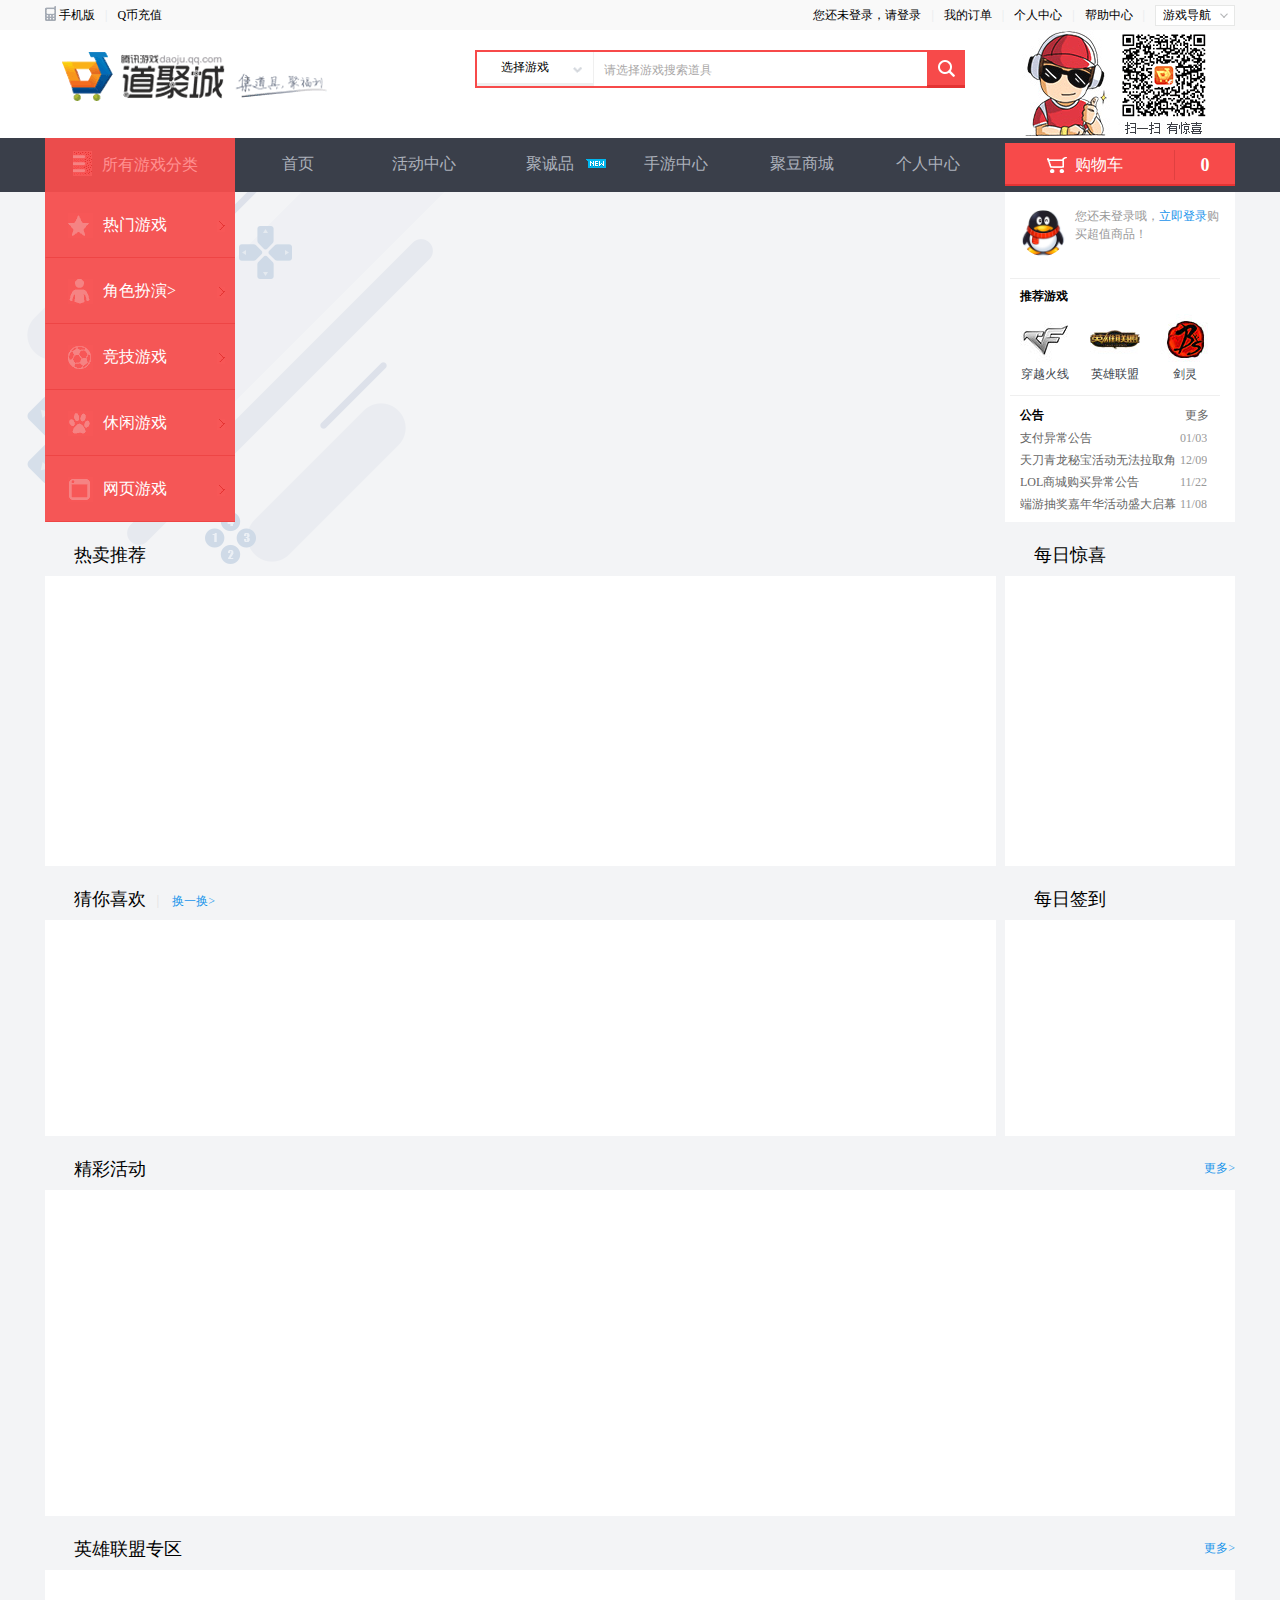
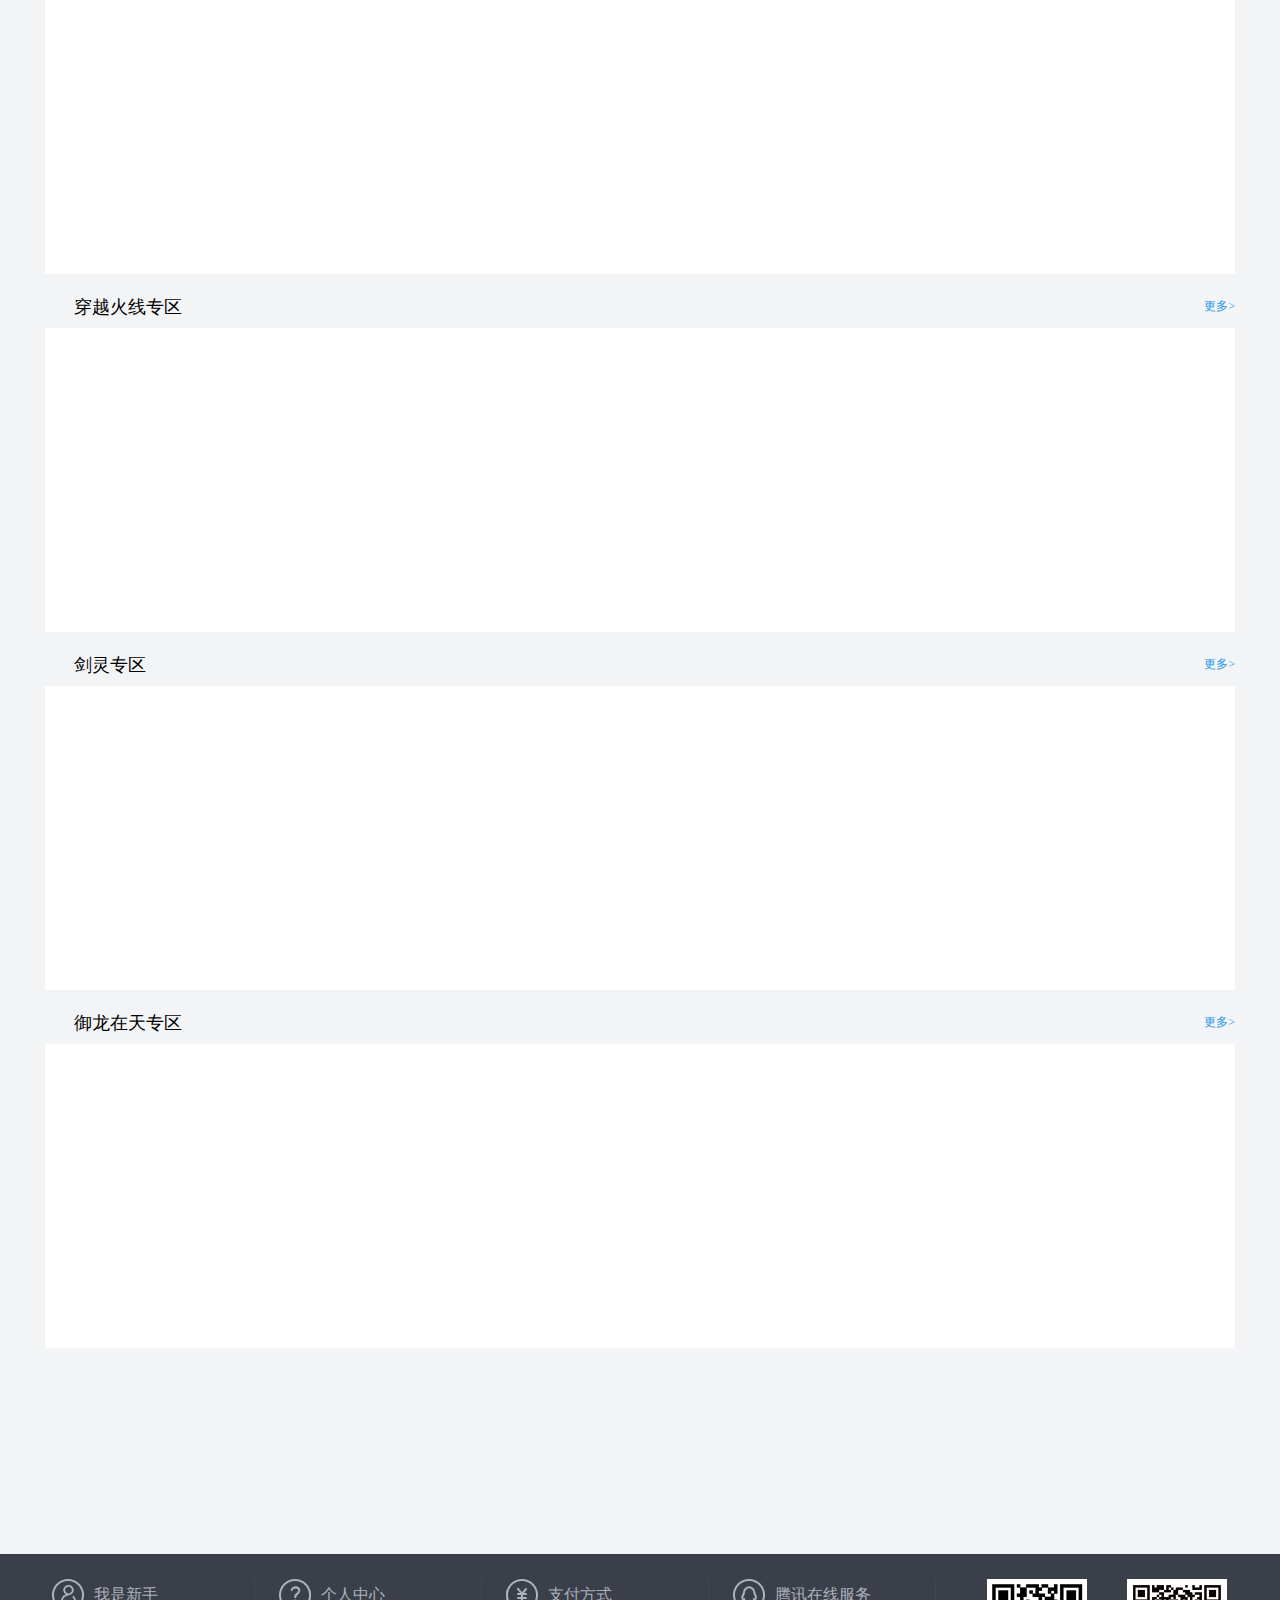
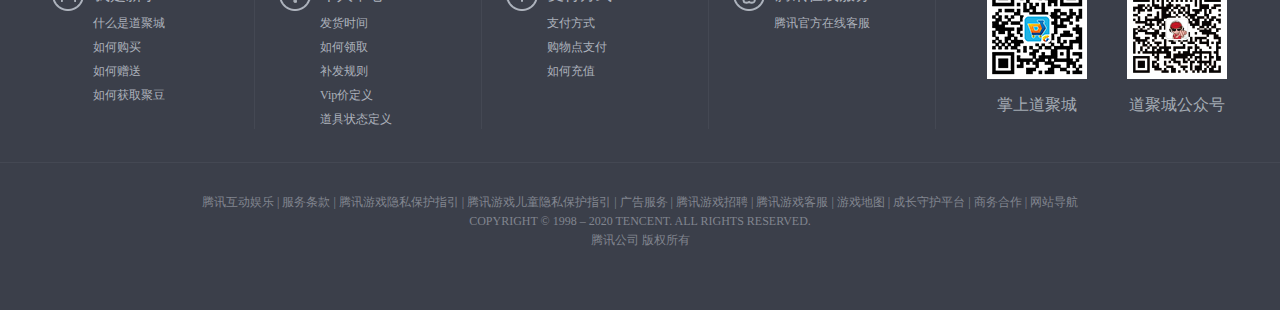
<file: index.html>
<!DOCTYPE html>
<html lang="en">
    <head>
        <meta charset="UTF-8">
        <meta name="viewport" content="width=device-width, initial-scale=1.0">
        <meta http-equiv="X-UA-Compatible" content="ie=edge">
        <title>Document</title>
        <link rel="stylesheet" href="css/reset.css">
        <link rel="stylesheet" href="css/index.css">
        <script src = 'js/require.js' async = 'true' defer data-main = 'js/main'></script>
    </head>
    <body>
        <!-- 头部 -->
        <div class="headbox">
            <!-- 头部导航 -->
            <div class="head">
                <div class="left">
                    <a href="" class="first"><i></i>手机版</a><span>|</span><a href="">Q币充值</a>
                </div>
                <div class="right">
                    <div class="game"><a href="">游戏导航</a></div>
                    <div><span>|</span><a href="">帮助中心</a><span>|</span></div>
                    <div><a href="">个人中心</a></div>
                    <div><span>|</span><a href="">我的订单</a><span>|</span></div>
                    <div>您还未登录，请<a href="html/login.html">登录</a></div>
                </div>
            </div>
            <!-- 搜索栏 -->
            <div class="searchbox">
                <div class="search"> 
                    <!-- logo   -->
                    <div class="logo"><a href=""></a></div>
                    <!-- 搜索框 -->
                    <div class="main">
                        <div class="text">
                            <!-- 游戏列表 -->
                            <div class="menu">选择游戏<i></i></div>
                            <input type="text" value="请选择游戏搜索道具" class="search_text">
                        </div>
                        <input type="button" class="btn">
                    </div>
                    <!-- 扫一扫 -->
                    <div class="scan"></div>
                </div>
            </div>
            <!-- 侧边导航栏 -->
            <div class="navbox">
                <div class="nav">
                    <div class="allgame">
                       <dl class="top"><i></i>所有游戏分类</dl>
                       <dl>
                           <dt><i></i>热门游戏<em></em></dt>
                           <dd>
                               <div class="game_type_1"></div>
                           </dd>
                        </dl>
                       <dl>
                            <dt><i></i>角色扮演<em></em>></dt>
                            <dd>
                                <div class="game_type_2"></div>
                            </dd>
                        </dl>
                       <dl>
                           <dt><i></i>竞技游戏<em></em></dt>
                            <dd>
                                <div class="game_type_3"></div>
                            </dd>
                        </dl>
                       <dl>
                           <dt><i></i>休闲游戏<em></em></dt>
                            <dd>
                                <div class="game_type_4"></div>
                            </dd>
                        </dl>
                       <dl>
                           <dt><i></i>网页游戏<em></em></dt>
                            <dd>
                                <div class="game_type_5"></div>
                            </dd>
                        </dl>
                    </div>
                    <div class="navbtn">
                       <ul>
                           <li><a href="">首页</a></li>
                           <li class="activ">
                               <a href="">活动中心</a>
                               <div>
                                   <a href="">闪购专区</a>
                                   <a href="">淘宝贝</a>
                               </div>
                            </li>
                           <li><a href="" class="new">聚诚品</a></li>
                           <li><a href="">手游中心</a></li>
                           <li><a href="">聚豆商城</a></li>
                           <li><a href="">个人中心</a></li>
                       </ul>
                    </div>
                    <div class="cartbox">
                        <a href=""><i></i><span>购物车</span><em>0</em></a>
                        <div class="cart_box">
                            <table>
                                <thead>
                                    <tr>
                                        <th>游戏</th>
                                        <th class="tal">道具名</th>
                                        <th>单价</th>
                                        <th>数量</th>
                                        <th>操作</th>
                                    </tr>
                                </thead>
                                <tbody id="cart_body">
                                    <tr>
                                        <td colspan="5" style="text-align:center" class="red">对不起，您还未登陆，请登陆后再试！</td>
                                    </tr>
                                </tbody>
                            </table>
                        </div>
                    </div>
                </div>
            </div>
        </div>
        <!-- 内容 -->
        <div class="contentbox">
            <div class="bannerbox">
                <!-- 横幅 -->
                <div class="banner"></div>
                <!-- 信息 -->
                <div class="message">
                    <!-- 登录 -->
                    <div class="login">
                        <div class="img">
                            <img src="images/default.gif" alt="">
                        </div>
                        <p>您还未登录哦，<a href="">立即登录</a>购买超值商品！</p>
                    </div>
                    <!-- 推荐游戏 -->
                    <div class="recommend">
                        <div class="re_game">
                            <p>推荐游戏</p>
                            <a href="" class="cf">
                                <dl>
                                    <dt><img src="images/cf.jpg" alt=""></dt>
                                    <dd>穿越火线</dd>
                                </dl>
                            </a>
                            <a href="" class="lol">
                                <dl>
                                    <dt><img src="images/lol.jpg" alt=""></dt>
                                    <dd>英雄联盟</dd>
                                </dl>
                            </a>
                            <a href="" class="bns">
                                <dl>
                                    <dt><img src="images/bns.jpg" alt=""></dt>
                                    <dd>剑灵</dd>
                                </dl>
                            </a>
                        </div>
                    </div>
                    <!-- 公告 -->
                    <div class="notice">
                        <div class="not_top">
                            <div class="top1">公告</div>
                            <a href="" class="top2">更多</a>
                        </div>
                        <ul>
                            <li><a href="">支付异常公告</a><i>01/03</i></li>
                            <li><a href="">天刀青龙秘宝活动无法拉取角色信息公告</a><i>12/09</i></li>
                            <li><a href="">LOL商城购买异常公告</a><i>11/22</i></li>
                            <li><a href="">端游抽奖嘉年华活动盛大启幕——你许愿，我买单</a><i>11/08</i></li>
                        </ul>
                    </div>
                </div>
            </div>
            <div class="mainbox">
                <!-- 热卖推荐 -->
                <div class="main_1">
                    <div class="main_1_left">
                        <div class="top">
                            <i></i><span>热卖推荐</span>
                        </div>
                        <div class="bottom"></div>
                    </div>
                    <div class="main_1_right">
                        <div class="top">
                            <i></i><span>每日惊喜</span>
                        </div>
                        <div class="bottom"></div>
                    </div>
                </div>
                <!-- 猜你喜欢 -->
                <div class="main_2">
                    <div class="main_2_left">
                        <div class="top">
                            <i></i><span>猜你喜欢</span>
                            <em>|</em><a href="">换一换></a>
                        </div>
                        <div class="bottom"></div>
                    </div>
                    <div class="main_2_right">
                        <div class="top">
                            <i></i><span>每日签到</span>
                        </div>
                        <div class="bottom"></div>
                    </div>
                </div>
                <!-- 精彩活动 -->
                <div class="main_3">
                    <div class="main_3_left">
                        <div class="top">
                            <i></i><span>精彩活动</span>
                            <a href="">更多></a>
                        </div>
                        <div class="bottom"></div>
                    </div>
                </div>
                <!-- 英雄联盟专区 -->
                <div class="main_4">
                    <div class="main_4_left">
                        <div class="top">
                            <i></i><span>英雄联盟专区</span>
                            <a href="">更多></a>
                        </div>
                        <div class="bottom"></div>
                    </div>
                </div>
                <!-- 穿越火线专区 -->
                <div class="main_5">
                    <div class="main_5_left">
                        <div class="top">
                            <i></i><span>穿越火线专区</span>
                            <a href="">更多></a>
                        </div>
                        <div class="bottom"></div>
                    </div>
                </div>
                <!-- 剑灵 -->
                <div class="main_6">
                    <div class="main_6_left">
                        <div class="top">
                            <i></i><span>剑灵专区</span>
                            <a href="">更多></a>
                        </div>
                        <div class="bottom"></div>
                    </div>
                </div>
                <!-- 御龙在天专区 -->
                <div class="main_7">
                    <div class="main_7_left">
                        <div class="top">
                            <i></i><span>御龙在天专区</span>
                            <a href="">更多></a>
                        </div>
                        <div class="bottom"></div>
                    </div>
                </div>
                <!-- 底部图片 -->
                <div class="main_8">
                   <ul>
                       <li></li>
                       <li></li>
                       <li class="lastli"></li>
                   </ul>
                </div>
            </div> 
        </div>
        <!-- 底部 -->
        <div class="footerbox">
            <!-- 底部导航 -->
            <div class="footer_1">
                <div class="footer_1_left">
                    <ul class="ul1">
                        <li>
                            <i></i><span>我是新手</span>
                        </li>
                        <li><a href="">什么是道聚城</a></li>
                        <li><a href="">如何购买</a></li>
                        <li><a href="">如何赠送</a></li>
                        <li><a href="">如何获取聚豆</a></li>
                    </ul>
                    <ul class="ul2">
                        <li>
                            <i></i><span>个人中心</span>
                        </li>
                        <li><a href="">发货时间</a></li>
                        <li><a href="">如何领取</a></li>
                        <li><a href="">补发规则</a></li>
                        <li><a href="">Vip价定义</a></li>
                        <li><a href="">道具状态定义</a></li>
                    </ul>
                    <ul class="ul3">
                        <li>
                            <i></i><span>支付方式</span>
                        </li>
                        <li><a href="">支付方式</a></li>
                        <li><a href="">购物点支付</a></li>
                        <li><a href="">如何充值</a></li>
                    </ul>
                    <ul class="ul3">
                        <li>
                            <i></i><span>腾讯在线服务</span>
                        </li>
                        <li><a href="">腾讯官方在线客服</a></li>
                    </ul>
                </div>
                <div class="footer_1_right">
                    <ul>
                        <li>
                            <img src="images/zsdjc.png" alt="">
                            <p>掌上道聚城</p>
                        </li>
                        <li>
                            <img src="images/wechatdjc.png" alt="">
                            <p>道聚城公众号</p>
                        </li>
                    </ul>
                </div>
            </div>
            <div class="footer_2">
                <p>
                    <a href="">腾讯互动娱乐</a>
                    <span>|</span>
                    <a href="">服务条款</a>
                    <span>|</span>
                    <a href="">腾讯游戏隐私保护指引</a>
                    <span>|</span>
                    <a href="">腾讯游戏儿童隐私保护指引</a>
                    <span>|</span>
                    <a href="">广告服务</a>
                    <span>|</span>
                    <a href="">腾讯游戏招聘</a>
                    <span>|</span>
                    <a href="">腾讯游戏客服</a>
                    <span>|</span>
                    <a href="">游戏地图</a>
                    <span>|</span>
                    <a href="">成长守护平台</a>
                    <span>|</span>
                    <a href="">商务合作</a>
                    <span>|</span>
                    <a href="">网站导航</a>
                </p>
                <p>COPYRIGHT © 1998 – 2020 TENCENT. ALL RIGHTS RESERVED.</p>
                <p>
                    <a href="">腾讯公司 版权所有</a>
                </p>
            </div>
        </div>
    </body>
</html>
</file>
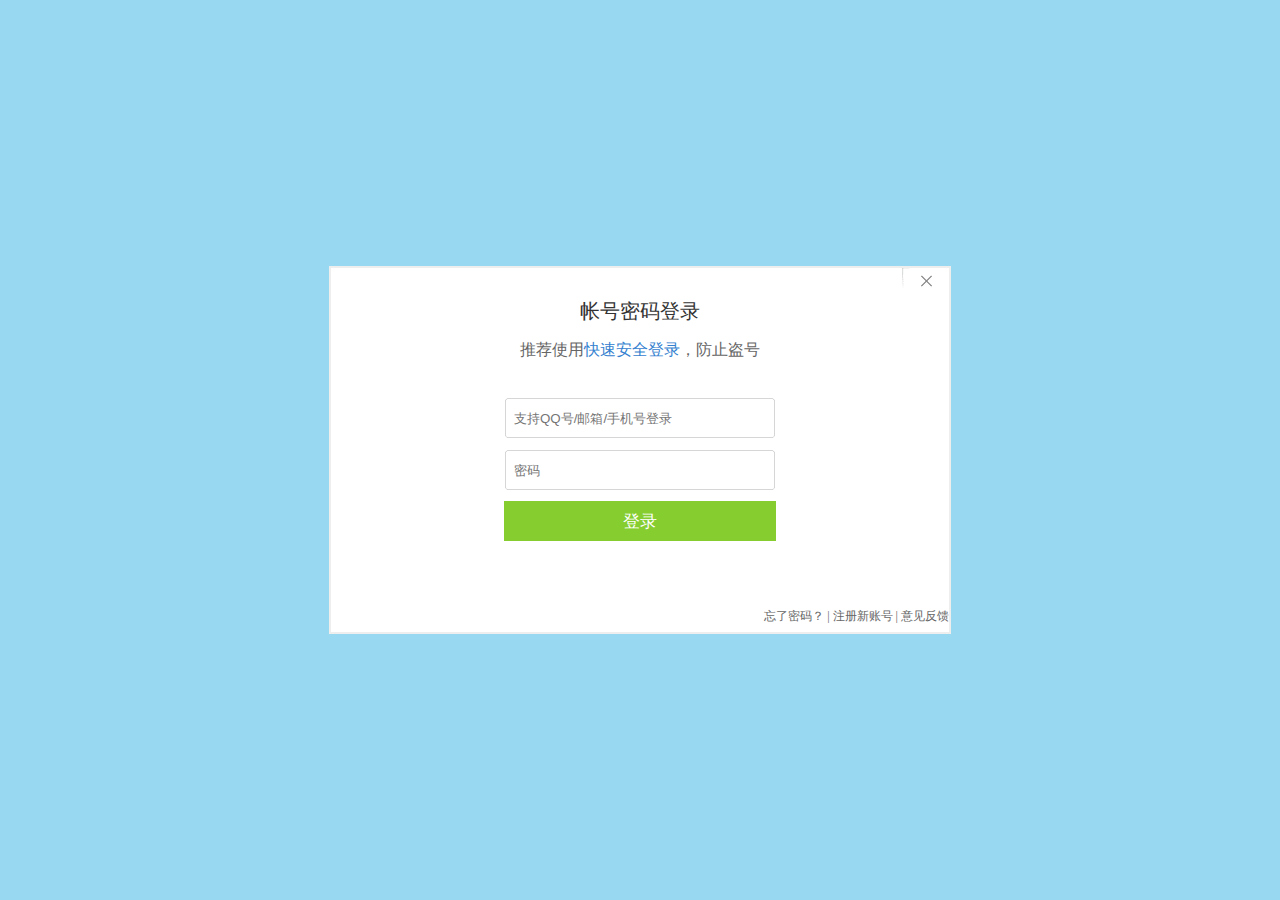
<file: html/login.html>
<!DOCTYPE html>
<html lang="en">
<head>
    <meta charset="UTF-8">
    <meta name="viewport" content="width=device-width, initial-scale=1.0">
    <meta http-equiv="X-UA-Compatible" content="ie=edge">
    <title>Document</title>
    <link rel="stylesheet" href="../css/reset.css">
    <link rel="stylesheet" href="../css/login.css">
    <script src = '../js/require.js' async = 'true' defer data-main = '../js/main1'></script>
</head>
<body>
    <div class="loginbox">
        <div class="login">
            <div class="header">
                <a href=""></a>
            </div>
            <div class="title1">
                <p>帐号密码登录</p>
            </div>
            <div class="title2">
                <p>推荐使用<a href="">快速安全登录</a>，防止盗号</p>
            </div>
            <div class="input">
                <input type="text" class="username" placeholder="支持QQ号/邮箱/手机号登录">
                <input type="password" class="password" placeholder="密码">
                <div class="err_tip">错误信息</div>
                <div class="submit">
                    <input type="button" value="登录" id="login_btn">
                </div>
            </div>
            <div class="bottom">
                <a href="">忘了密码？</a>
                <span>|</span>
                <a href="register.html">注册新账号</a>
                <span>|</span>
                <a href="">意见反馈</a>
            </div>
        </div>   
    </div>
</body>
</html>
</file>
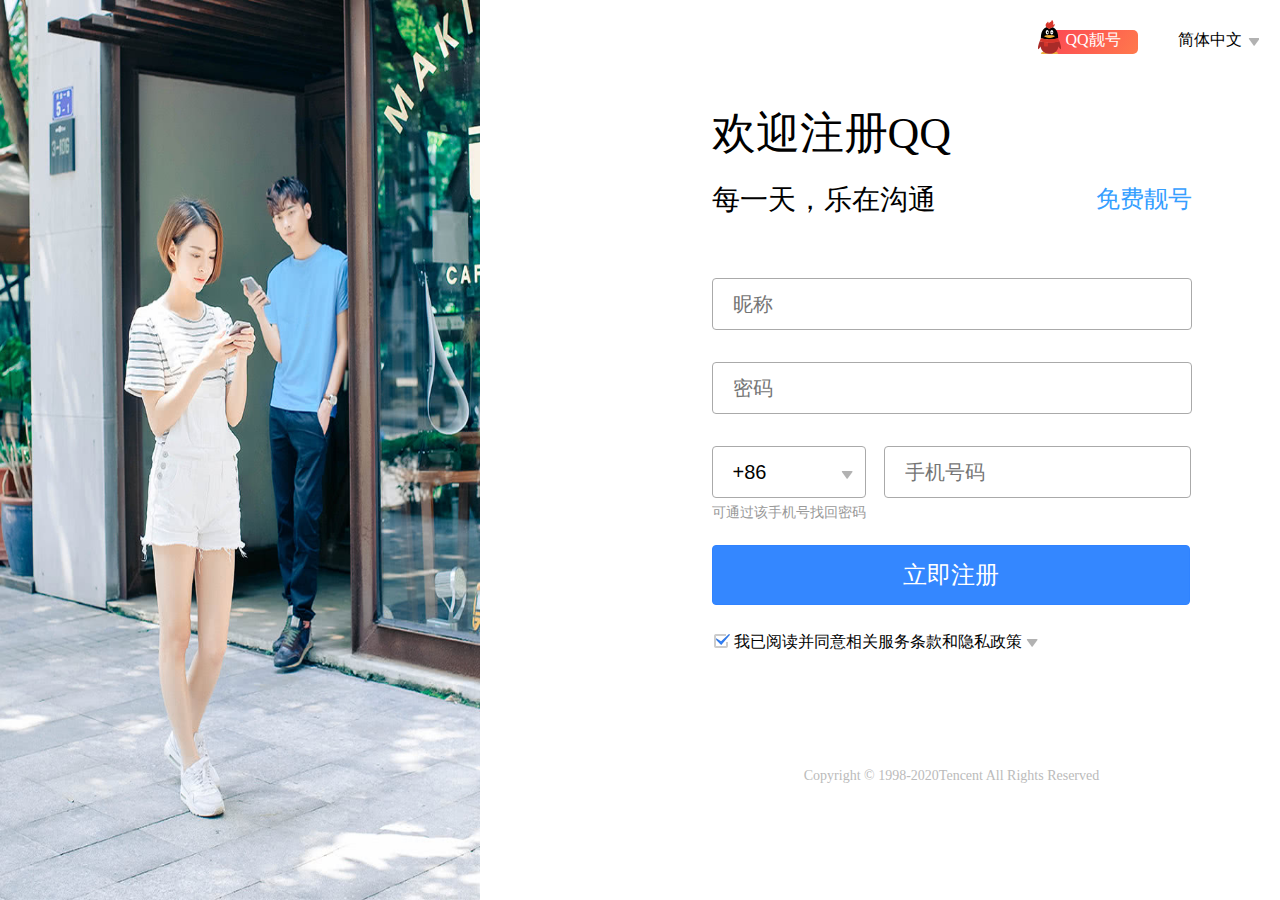
<file: html/register.html>
<!DOCTYPE html>
<html lang="en">
<head>
    <meta charset="UTF-8">
    <meta name="viewport" content="width=device-width, initial-scale=1.0">
    <meta http-equiv="X-UA-Compatible" content="ie=edge">
    <title>Document</title>
    <link rel="stylesheet" href="../css/reset.css">
    <link rel="stylesheet" href="../css/register.css">
    <script src = '../js/require.js' async = 'true' defer data-main = '../js/main2'></script>
</head>
<body>
    <div class="registerbox">
        <div class="side">
            <ul>
                <li><img src="../images/01-1.jpg" alt=""></li>
                <li><img src="../images/01-2.jpg" alt=""></li>
                <li><img src="../images/01-3.jpg" alt=""></li>
                <li><img src="../images/01-4.jpg" alt=""></li>
                <li><img src="../images/01-1.jpg" alt=""></li>
            </ul>
        </div>
        <div class="right">
            <div class="top">
                <div class="top_1">
                    <a href="">意见反馈</a>
                </div>
                <div class="top_2">
                    <p>简体中文</p>
                    <ul>
                        <li><a href="">繁体中文</a></li>
                        <li><a href="">English</a></li>
                    </ul>
                </div>
                <div class="top_3">
                    <a href="">QQ靓号</a>
                    <img src="../images/logo3.png" alt="">
                </div>
            </div>
            <div class="bottom">
                <div class="form">
                    <div class="welcome">欢迎注册QQ</div>
                    <div class="header">
                        <a href="">免费靓号</a>
                        <span>每一天，乐在沟通</span>
                    </div>
                    <div class="input">
                        <div class="input_1">
                            <input type="text" class="username" placeholder="昵称">
                        </div>
                        <div class="input_2">
                            <input type="text" class="password" placeholder="密码">
                        </div>
                        <div class="input_3">
                            <input type="text" class="address" value="+86">
                            <i></i>
                            <div class="select">
                                <ul class="country">
                                    <li><a href="">中国 +86</a></li>
                                    <li><a href="">中国香港特别行政区 +852</a></li>
                                    <li><a href="">中国澳门特别行政区 +853</a></li>
                                    <li><a href="">中国台湾地区 +886</a></li>
                                    <li><a href="">阿尔巴尼亚 +355</a></li>
                                </ul>
                            </div>
                            <input type="text" class="phone" placeholder="手机号码"> 
                        </div>
                    </div>
                    <div class="hint">可通过该手机号找回密码</div>
                    <div class="err_tip">错误报告</div> 
                    <div class="btn_register">
                        <input type="button" id="register_btn" value="立即注册">
                    </div>
                    <div class="agreement">
                        <em></em>
                        <p> 我已阅读并同意相关服务条款和隐私政策</p>
                        <i></i>
                        <ul class="agreement_list">
                            <li><a href="">《QQ号码规则》</a> </li>
                            <li><a href="">《隐私政策》</a> </li>
                            <li><a href="">《QQ空间服务协议》</a> </li>
                        </ul>
                    </div>
                </div>
                <div class="copy">
                    <p>Copyright © 1998-2020Tencent All Rights Reserved</p>
                </div>
            </div>
        </div>
    </div>
</body>
</html>
</file>
<file: css/index.css>
@charset "UTF-8";
body {
  background-color: #f3f4f6; }

/*头部*/
.headbox {
  width: 100%;
  background-color: #f9f9f9; }

/*头部导航*/
.headbox .head {
  width: 1190px;
  height: 30px;
  margin: 0 auto;
  background-color: #f9f9f9; }

.headbox .head .left {
  height: 30px;
  width: 120px;
  float: left;
  font-size: 12px; }

.headbox .head .left a {
  display: inline-block;
  color: #000000;
  height: 30px;
  line-height: 30px; }

.headbox .head a:hover {
  text-decoration: underline;
  color: red; }

.headbox .head .left .first {
  display: inline-block;
  width: 50px;
  height: 30px; }

.headbox .head .left .first i {
  display: inline-block;
  width: 11px;
  height: 16px;
  margin-right: 3px;
  position: relative;
  top: 3px;
  background: url("../images/icon.png") no-repeat; }

.headbox .head .left span {
  display: inline-block;
  height: 30px;
  color: #e7e9ed;
  line-height: 30px;
  margin: 0 10px; }

.headbox .head .right {
  width: 500px;
  float: right;
  height: 30px;
  font-size: 12px; }

.headbox .head .right div {
  float: right;
  height: 30px;
  font-size: 12px; }

.headbox .head .right div a:hover {
  text-decoration: underline;
  color: red; }

.headbox .head .right .game a {
  display: inline-block;
  width: 72px;
  height: 21px;
  padding-left: 8px;
  margin-top: 5px;
  line-height: 21px;
  background: url("../images/icon.png") no-repeat;
  background-position: -20px -334px; }

.headbox .head .right div a {
  display: inline-block;
  color: #000000;
  height: 30px;
  line-height: 30px; }

.headbox .head .right span {
  display: inline-block;
  height: 30px;
  color: #e7e9ed;
  line-height: 30px;
  margin: 0 10px; }

/*搜索栏*/
.headbox .searchbox {
  width: 100%;
  height: 108px;
  background-color: #ffffff; }

.headbox .searchbox .search {
  width: 1190px;
  height: 108px;
  margin: 0 auto;
  background-color: #ffffff; }

.headbox .searchbox .search .logo {
  width: 320px;
  height: 65px;
  float: left; }

.headbox .searchbox .search .logo a {
  display: inline-block;
  width: 320px;
  height: 65px;
  margin-top: 15px;
  background: url("../images/bg.png"); }

.headbox .searchbox .search .main {
  width: 490px;
  height: 38px;
  float: left;
  margin-left: 110px;
  margin-top: 20px; }

.headbox .searchbox .search .main .text {
  width: 450px;
  height: 34px;
  border: 2px solid #f74a4a;
  float: left;
  font-size: 12px;
  border-right: none; }

.headbox .searchbox .search .main .text .menu {
  width: 116px;
  height: 31px;
  text-align: center;
  line-height: 30px;
  float: left;
  border-bottom: 3px solid #efefef;
  border-right: 1px solid #efefef; }

.headbox .searchbox .search .main .text .menu i {
  width: 10px;
  height: 6px;
  margin: 15px 10px 0 0;
  float: right;
  background: url("../images/icon.png") no-repeat 0 -25px; }

.headbox .searchbox .search .main .text .search_text {
  width: 313px;
  height: 32px;
  float: left;
  border: none;
  outline: none;
  color: #aaa8a8;
  font-size: 12px;
  padding: 2px 10px 0 10px; }

.headbox .searchbox .search .main .btn {
  width: 38px;
  height: 38px;
  float: left;
  border: 0;
  background: url("../images/btn.png") no-repeat; }

.headbox .searchbox .search .main .btn:hover {
  background-position: -39px 0; }

.headbox .searchbox .search .main .text .search_text:hover {
  color: #000000; }

.headbox .searchbox .search .scan {
  width: 229px;
  height: 108px;
  float: right;
  background: url("../images/codeznq.png") no-repeat; }

/*侧边导航栏*/
.headbox .navbox {
  width: 100%;
  height: 54px;
  background: #3a3f4a; }

.headbox .navbox .nav {
  width: 1190px;
  height: 54px;
  background: #3a3f4a;
  margin: 0 auto; }

.headbox .navbox .nav .allgame {
  width: 190px;
  height: 384px;
  background: #f55656;
  float: left; }

.headbox .navbox .nav .allgame dl {
  width: 189px;
  height: 64px;
  line-height: 64px;
  color: #ffffff;
  border: 1px solid #f55656;
  border-bottom: 1px solid #ee4545;
  border-right: 0;
  cursor: pointer;
  position: relative; }

.headbox .navbox .nav .allgame .top {
  width: 190px;
  height: 54px;
  line-height: 54px;
  background-color: #eb4c4c;
  color: #ff9191;
  border: 0; }

.headbox .navbox .nav .allgame dl i {
  width: 25px;
  height: 25px;
  display: inline-block;
  position: relative;
  top: 8px;
  margin: 0 10px 0 22px;
  background: url("../images/icon.png") no-repeat 6px -178px; }

.headbox .navbox .nav .allgame dl:nth-child(2) i {
  background-position: -148px -178px; }

.headbox .navbox .nav .allgame dl:nth-child(3) i {
  background-position: -28px -178px; }

.headbox .navbox .nav .allgame dl:nth-child(4) i {
  background-position: -60px -178px; }

.headbox .navbox .nav .allgame dl:nth-child(5) i {
  background-position: -88px -178px; }

.headbox .navbox .nav .allgame dl:nth-child(6) i {
  background-position: -119px -178px; }

.headbox .navbox .nav .allgame dl:nth-child(2):hover i {
  background-position: -148px -208px; }

.headbox .navbox .nav .allgame dl:nth-child(3):hover i {
  background-position: -28px -208px; }

.headbox .navbox .nav .allgame dl:nth-child(4):hover i {
  background-position: -60px -208px; }

.headbox .navbox .nav .allgame dl:nth-child(5):hover i {
  background-position: -88px -208px; }

.headbox .navbox .nav .allgame dl:nth-child(6):hover i {
  background-position: -119px -208px; }

.headbox .navbox .nav .allgame .top i {
  width: 25px;
  height: 25px;
  display: inline-block;
  position: relative;
  top: 6px;
  margin: 0 10px 0 22px; }

.headbox .navbox .nav .allgame dl em {
  width: 8px;
  height: 11px;
  display: inline-block;
  background: url("../images/icon.png") no-repeat;
  background-position: -178px -178px;
  position: absolute;
  top: 28px;
  right: 10px; }

.headbox .navbox .nav .allgame .top:hover {
  background-color: #eb4c4c;
  color: #ff9191;
  border: 0; }

.headbox .navbox .nav .allgame dl:hover {
  background-color: #fff;
  color: #000000;
  border-left: 1px solid #efefef;
  border-bottom: 1px solid #efefef; }

.headbox .navbox .nav .allgame dl:hover em {
  background-position: -178px -208px; }

.headbox .navbox .nav .navbtn {
  width: 760px;
  height: 54px;
  float: left; }

.headbox .navbox .nav .navbtn ul {
  width: 760px;
  height: 54px;
  float: left; }

.headbox .navbox .nav .navbtn ul li {
  float: left;
  position: relative; }

.headbox .navbox .nav .navbtn ul li a {
  float: left;
  width: 126px;
  height: 41px;
  line-height: 32px;
  padding-top: 10px;
  border-bottom: 3px solid #3a3f4a;
  text-align: center;
  color: #acb1bb; }

.headbox .navbox .nav .navbtn ul .activ div {
  display: none;
  position: absolute;
  top: 100%;
  left: 0;
  width: 100%;
  background: #fff; }

.headbox .navbox .nav .navbtn ul .activ:hover div {
  display: block; }

.headbox .navbox .nav .navbtn ul .activ div a {
  padding-top: 0;
  font-size: 14px;
  border: none;
  color: #3a3f4a;
  line-height: 41px; }

.headbox .navbox .nav .navbtn ul .activ div a:hover {
  background-color: #fff;
  border: 0;
  text-decoration: none;
  color: #f55656; }

.headbox .navbox .nav .navbtn ul li a:hover {
  background-color: #f55656;
  border-bottom: 3px solid #eb4c4c;
  text-decoration: none;
  color: #fff; }

.headbox .navbox .nav .navbtn ul li .new {
  background: url("../images/newtips.png") no-repeat 99px 21px; }

.headbox .navbox .nav .cartbox {
  width: 230px;
  height: 54px;
  float: right; }

.headbox .navbox .nav .cartbox a {
  display: inline-block;
  width: 230px;
  height: 34px;
  line-height: 41px;
  margin-top: 5px;
  background: #f74a4a;
  color: #fff;
  padding-top: 7px;
  border-bottom: 2px solid #e43333; }

.headbox .navbox .nav .cartbox a i {
  display: inline-block;
  width: 20px;
  height: 16px;
  background: url("../images/icon.png") no-repeat;
  background-position: -60px -20px;
  position: relative;
  left: 42px;
  top: -3px; }

.headbox .navbox .nav .cartbox a span {
  position: relative;
  left: 50px;
  top: -6px; }

.headbox .navbox .nav .cartbox a em {
  font-weight: 800;
  font-size: 18px;
  font-style: normal;
  width: 60px;
  height: 30px;
  border-left: 1px solid #e04040;
  float: right;
  line-height: 30px;
  text-align: center; }

.headbox .navbox .nav .cartbox:hover .cart_box {
  display: block; }

.headbox .navbox .nav .cartbox .cart_box {
  position: absolute;
  width: 590px;
  height: 93px;
  border: 1px solid #e8e8e8;
  border-bottom: 0;
  right: 114px;
  top: 187px;
  display: none;
  max-height: 421px;
  overflow-y: auto;
  background: #fff;
  z-index: 20; }

.headbox .navbox .nav .cartbox .cart_box thead {
  width: 590px;
  font-size: 12px;
  height: 34px;
  background: #f7f7f7; }

.headbox .navbox .nav .cartbox .cart_box table {
  border-collapse: collapse;
  border-spacing: 0; }

.headbox .navbox .nav .cartbox .cart_box thead th {
  width: 117px;
  height: 34px; }

.headbox .navbox .nav .cartbox .cart_box tbody {
  width: 560px;
  min-height: 55px;
  font-size: 12px;
  color: #f74a4a; }

/*内容*/
.contentbox {
  width: 100%;
  background: url("../images/wrap_bg.png") no-repeat 0 -7px; }

/*横幅*/
.contentbox .bannerbox {
  width: 1190px;
  height: 330px;
  margin: 0 auto;
  margin-bottom: 20px; }

.contentbox .bannerbox .banner {
  width: 770px;
  height: 330px;
  float: left; }

/*信息*/
.contentbox .bannerbox .message {
  width: 230px;
  height: 330px;
  float: left;
  background-color: #ffffff; }

/*登录*/
.contentbox .bannerbox .message .login {
  width: 230px;
  height: 86px; }

.contentbox .bannerbox .message .login .img {
  width: 46px;
  height: 46px;
  border-radius: 50%;
  overflow: hidden;
  position: relative;
  left: 15px;
  top: 18px; }

.contentbox .bannerbox .message .login .img img {
  width: 100%;
  height: 100%; }

.contentbox .bannerbox .message .login p {
  width: 155px;
  height: 36px;
  font-size: 12px;
  position: relative;
  line-height: 18px;
  color: #999;
  left: 70px;
  top: -31px; }

.contentbox .bannerbox .message .login p a {
  color: #1994eb; }

.contentbox .bannerbox .message .login p a:hover {
  text-decoration: underline; }

/*推荐信息*/
.contentbox .bannerbox .message .recommend {
  width: 220px;
  height: 119px; }

.contentbox .bannerbox .message .recommend .re_game {
  width: 210px;
  height: 116px;
  font-size: 12px;
  margin: auto;
  border-top: 1px solid #efefef;
  border-bottom: 1px solid #efefef; }

.contentbox .bannerbox .message .recommend .re_game a {
  color: #3a3f4a;
  display: inline-block;
  width: 50px;
  height: 75px; }

.contentbox .bannerbox .message .recommend .re_game a:hover {
  text-decoration: underline;
  color: red; }

.contentbox .bannerbox .message .recommend .re_game p {
  margin-top: 9px;
  margin-left: 10px;
  font-weight: 800; }

.contentbox .bannerbox .message .recommend .re_game .cf {
  float: left;
  position: relative;
  left: 10px;
  top: 9px; }

.contentbox .bannerbox .message .recommend .re_game .lol {
  float: left;
  position: relative;
  left: 30px;
  top: 9px; }

.contentbox .bannerbox .message .recommend .re_game .bns {
  float: left;
  position: relative;
  left: 50px;
  top: 9px; }

.contentbox .bannerbox .message .recommend .re_game dl dt {
  width: 50px;
  height: 50px; }

.contentbox .bannerbox .message .recommend .re_game dl dd {
  width: 50px;
  height: 20px;
  margin-top: 2px;
  text-align: center; }

/*公告*/
.contentbox .bannerbox .message .notice {
  padding: 7px 0 10px 10px;
  margin: 0 5px;
  height: 108px;
  width: 210px;
  font-size: 12px; }

.contentbox .bannerbox .message .notice .not_top {
  width: 210px;
  height: 22px;
  line-height: 22px; }

.contentbox .bannerbox .message .notice .not_top .top1 {
  float: left;
  font-weight: 800; }

.contentbox .bannerbox .message .notice .not_top .top2 {
  float: right;
  width: 45px;
  height: 22px;
  color: #666; }

.contentbox .bannerbox .message .notice ul {
  margin-top: 1px; }

.contentbox .bannerbox .message .notice ul li {
  line-height: 22px;
  height: 22px;
  overflow: hidden;
  float: left; }

.contentbox .bannerbox .message .notice ul a {
  color: #666;
  float: left;
  width: 160px;
  height: 22px;
  overflow: hidden;
  text-overflow: ellipsis; }

.contentbox .bannerbox .message .notice ul i {
  float: left;
  font-style: normal;
  color: #999; }

.contentbox .mainbox {
  width: 1190px;
  margin: 0 auto; }

/*热卖推荐*/
.contentbox .mainbox .main_1 {
  width: 1190px;
  height: 324px;
  margin: 0 auto;
  margin-bottom: 20px; }

.contentbox .mainbox .main_1 .main_1_left {
  width: 960px;
  height: 324px;
  float: left; }

.contentbox .mainbox .main_1 .main_1_left .top {
  height: 24px;
  line-height: 24px;
  font-size: 18px;
  margin-bottom: 10px; }

.contentbox .mainbox .main_1 .main_1_left .top i {
  width: 26px;
  height: 24px;
  display: inline-block;
  background: url(//js02.daoju.qq.com/common/images/icon.png) no-repeat;
  background-position: -30px -73px; }

.contentbox .mainbox .main_1 .main_1_left .top span {
  position: relative;
  left: 3px;
  top: -5px; }

.contentbox .mainbox .main_1 .main_1_left .bottom {
  width: 951px;
  height: 290px;
  background: #ffffff;
  margin-right: 9px; }

.contentbox .mainbox .main_1 .main_1_right {
  width: 230px;
  height: 324px;
  float: right; }

.contentbox .mainbox .main_1 .main_1_right .top {
  height: 24px;
  line-height: 24px;
  font-size: 18px;
  margin-bottom: 10px; }

.contentbox .mainbox .main_1 .main_1_right .top i {
  width: 26px;
  height: 24px;
  display: inline-block;
  background: url(//js02.daoju.qq.com/common/images/icon.png) no-repeat;
  background-position: -60px -73px; }

.contentbox .mainbox .main_1 .main_1_right .top span {
  position: relative;
  left: 3px;
  top: -5px; }

.contentbox .mainbox .main_1 .main_1_right .bottom {
  width: 230px;
  height: 290px;
  background: #ffffff; }

/*猜你喜欢*/
.contentbox .mainbox .main_2 {
  width: 1190px;
  height: 250px;
  margin: 0 auto;
  margin-bottom: 20px; }

.contentbox .mainbox .main_2 .main_2_left {
  width: 960px;
  height: 250px;
  float: left; }

.contentbox .mainbox .main_2 .main_2_left .top {
  height: 24px;
  line-height: 24px;
  font-size: 18px;
  margin-bottom: 10px; }

.contentbox .mainbox .main_2 .main_2_left .top i {
  width: 26px;
  height: 24px;
  display: inline-block;
  background: url(//js02.daoju.qq.com/common/images/icon.png) no-repeat;
  background-position: 0 -73px; }

.contentbox .mainbox .main_2 .main_2_left .top span {
  position: relative;
  left: 3px;
  top: -5px; }

.contentbox .mainbox .main_2 .main_2_left .top em {
  font-size: 14px;
  font-style: normal;
  position: relative;
  color: #e3e3e3;
  left: 9px;
  top: -5px; }

.contentbox .mainbox .main_2 .main_2_left .top a {
  font-size: 12px;
  color: #1994eb;
  position: relative;
  left: 22px;
  top: -5px; }

.contentbox .mainbox .main_2 .main_2_left .bottom {
  width: 951px;
  height: 216px;
  background: #ffffff; }

.contentbox .mainbox .main_2 .main_2_right {
  width: 230px;
  height: 250px;
  float: right; }

.contentbox .mainbox .main_2 .main_2_right .top {
  height: 24px;
  line-height: 24px;
  font-size: 18px;
  margin-bottom: 10px; }

.contentbox .mainbox .main_2 .main_2_right .top i {
  width: 26px;
  height: 24px;
  display: inline-block;
  background: url(//js02.daoju.qq.com/common/images/icon.png) no-repeat;
  background-position: 0 -73px; }

.contentbox .mainbox .main_2 .main_2_right .top span {
  position: relative;
  left: 3px;
  top: -5px; }

.contentbox .mainbox .main_2 .main_2_right .bottom {
  width: 230px;
  height: 216px;
  background: #ffffff; }

/*精彩活动*/
.contentbox .mainbox .main_3 {
  width: 1190px;
  height: 360px;
  margin: 0 auto;
  margin-bottom: 20px; }

.contentbox .mainbox .main_3 .main_3_left {
  width: 1190px;
  height: 326px;
  float: left; }

.contentbox .mainbox .main_3 .main_3_left .top {
  height: 24px;
  line-height: 24px;
  font-size: 18px;
  margin-bottom: 10px; }

.contentbox .mainbox .main_3 .main_3_left .top i {
  width: 26px;
  height: 24px;
  display: inline-block;
  background: url(//js02.daoju.qq.com/common/images/icon.png) no-repeat;
  background-position: -90px -73px; }

.contentbox .mainbox .main_3 .main_3_left .top span {
  position: relative;
  left: 3px;
  top: -5px; }

.contentbox .mainbox .main_3 .main_3_left .top a {
  font-size: 12px;
  color: #1994eb;
  float: right; }

.contentbox .mainbox .main_3 .main_3_left .bottom {
  width: 1190px;
  height: 326px;
  background: #ffffff; }

/*联盟*/
.contentbox .mainbox .main_4 {
  width: 1190px;
  height: 338px;
  margin: 0 auto;
  margin-bottom: 20px; }

.contentbox .mainbox .main_4 .main_4_left {
  width: 1190px;
  height: 338px;
  float: left; }

.contentbox .mainbox .main_4 .main_4_left .top {
  height: 24px;
  line-height: 24px;
  font-size: 18px;
  margin-bottom: 10px; }

.contentbox .mainbox .main_4 .main_4_left .top i {
  width: 26px;
  height: 24px;
  display: inline-block;
  background: url(//js02.daoju.qq.com/common/images/icon.png) no-repeat;
  background-position: -120px -73px; }

.contentbox .mainbox .main_4 .main_4_left .top span {
  position: relative;
  left: 3px;
  top: -5px; }

.contentbox .mainbox .main_4 .main_4_left .top a {
  font-size: 12px;
  color: #1994eb;
  float: right; }

.contentbox .mainbox .main_4 .main_4_left .bottom {
  width: 1190px;
  height: 304px;
  background: #ffffff;
  margin-right: 9px; }

/*穿越火线*/
.contentbox .mainbox .main_5 {
  width: 1190px;
  height: 338px;
  margin: 0 auto;
  margin-bottom: 20px; }

.contentbox .mainbox .main_5 .main_5_left {
  width: 1190px;
  height: 338px;
  float: left; }

.contentbox .mainbox .main_5 .main_5_left .top {
  height: 24px;
  line-height: 24px;
  font-size: 18px;
  margin-bottom: 10px; }

.contentbox .mainbox .main_5 .main_5_left .top i {
  width: 26px;
  height: 24px;
  display: inline-block;
  background: url(//js02.daoju.qq.com/common/images/icon.png) no-repeat;
  background-position: -150px -73px; }

.contentbox .mainbox .main_5 .main_5_left .top span {
  position: relative;
  left: 3px;
  top: -5px; }

.contentbox .mainbox .main_5 .main_5_left .top a {
  font-size: 12px;
  color: #1994eb;
  float: right; }

.contentbox .mainbox .main_5 .main_5_left .bottom {
  width: 1190px;
  height: 304px;
  background: #ffffff;
  margin-right: 9px; }

/*剑灵*/
.contentbox .mainbox .main_6 {
  width: 1190px;
  height: 338px;
  margin: 0 auto;
  margin-bottom: 20px; }

.contentbox .mainbox .main_6 .main_6_left {
  width: 1190px;
  height: 338px;
  float: left; }

.contentbox .mainbox .main_6 .main_6_left .top {
  height: 24px;
  line-height: 24px;
  font-size: 18px;
  margin-bottom: 10px; }

.contentbox .mainbox .main_6 .main_6_left .top i {
  width: 26px;
  height: 24px;
  display: inline-block;
  background: url(//js02.daoju.qq.com/common/images/icon.png) no-repeat;
  background-position: -180px -73px; }

.contentbox .mainbox .main_6 .main_6_left .top span {
  position: relative;
  left: 3px;
  top: -5px; }

.contentbox .mainbox .main_6 .main_6_left .top a {
  font-size: 12px;
  color: #1994eb;
  float: right; }

.contentbox .mainbox .main_6 .main_6_left .bottom {
  width: 1190px;
  height: 304px;
  background: #ffffff;
  margin-right: 9px; }

/*御龙在天*/
.contentbox .mainbox .main_7 {
  width: 1190px;
  height: 338px;
  margin: 0 auto;
  margin-bottom: 20px; }

.contentbox .mainbox .main_7 .main_7_left {
  width: 1190px;
  height: 338px;
  float: left; }

.contentbox .mainbox .main_7 .main_7_left .top {
  height: 24px;
  line-height: 24px;
  font-size: 18px;
  margin-bottom: 10px; }

.contentbox .mainbox .main_7 .main_7_left .top i {
  width: 26px;
  height: 24px;
  display: inline-block;
  background: url(//js02.daoju.qq.com/common/images/icon.png) no-repeat;
  background-position: -120px -103px; }

.contentbox .mainbox .main_7 .main_7_left .top span {
  position: relative;
  left: 3px;
  top: -5px; }

.contentbox .mainbox .main_7 .main_7_left .top a {
  font-size: 12px;
  color: #1994eb;
  float: right; }

.contentbox .mainbox .main_7 .main_7_left .bottom {
  width: 1190px;
  height: 304px;
  background: #ffffff;
  margin-right: 9px; }

.contentbox .mainbox .main_8 {
  width: 1190px;
  height: 146px;
  margin-bottom: 40px; }

.contentbox .mainbox .main_8 ul li {
  width: 390px;
  height: 146px;
  float: left;
  margin-right: 10px; }

.contentbox .mainbox .main_8 ul .lastli {
  margin-right: 0px; }

/*底部*/
.footerbox {
  width: 100%;
  height: 356px;
  background: #3b3f4a; }

/*底部导航*/
.footerbox .footer_1 {
  width: 1252px;
  height: 150px;
  margin: 0 auto;
  padding: 25px 0 33px 28px;
  border-bottom: 1px solid #444853; }

.footerbox .footer_1 .footer_1_left ul {
  width: 226px;
  float: left;
  border-right: 1px solid #444853;
  height: 150px;
  color: #acb1bb;
  font-size: 12px; }

.footerbox .footer_1 .footer_1_left ul li:nth-child(1) {
  width: 226px;
  height: 32px;
  font-size: 16px;
  margin: 0;
  line-height: 32px;
  padding-left: 24px; }

.footerbox .footer_1 .footer_1_left ul li {
  width: 100px;
  height: 24px;
  line-height: 24px;
  margin-left: 65px; }

.footerbox .footer_1 .footer_1_left ul li i {
  width: 32px;
  height: 32px;
  float: left;
  background: url("../images/icon.png"); }

.footerbox .footer_1 .footer_1_left ul li a {
  color: #acb1bb; }

.footerbox .footer_1 .footer_1_left ul li span {
  float: left;
  margin-left: 10px; }

.footerbox .footer_1 .footer_1_left ul:nth-child(1) li i {
  background-position: 0 -136px; }

.footerbox .footer_1 .footer_1_left ul:nth-child(2) li i {
  background-position: -32px -136px; }

.footerbox .footer_1 .footer_1_left ul:nth-child(3) li i {
  background-position: -63px -136px; }

.footerbox .footer_1 .footer_1_left ul:nth-child(4) li i {
  background-position: -95px -136px; }

.footerbox .footer_1 .footer_1_right {
  width: 298px;
  float: left;
  height: 150px; }

.footerbox .footer_1 .footer_1_right ul {
  margin-left: 11px; }

.footerbox .footer_1 .footer_1_right ul li {
  width: 100px;
  height: 136px;
  float: left;
  margin-left: 40px; }

.footerbox .footer_1 .footer_1_right ul li img {
  width: 100px;
  height: 100px;
  margin-bottom: 18px; }

.footerbox .footer_1 .footer_1_right ul li p {
  text-align: center;
  color: #a4abb4;
  line-height: 18px;
  position: relative;
  top: -5px; }

/*底部链接 */
.footerbox .footer_2 {
  width: 1280px;
  height: 57px;
  margin: 0 auto;
  background: #3b3f4a;
  padding: 30px 0 60px 0;
  text-align: center;
  line-height: 19px;
  font-size: 12px;
  color: #81858f; }

.footerbox .footer_2 p a {
  color: #81858f; }

.headbox a:hover {
  text-decoration: underline; }

.contentbox a:hover {
  text-decoration: underline; }

.footerbox a:hover {
  text-decoration: underline; }
</file>
<file: css/login.css>
html, body {
  width: 100%;
  height: 100%; }

.loginbox {
  width: 100%;
  height: 100%;
  position: relative;
  background: #99d8f1; }
  .loginbox .login {
    width: 618px;
    height: 364px;
    position: absolute;
    left: 0;
    bottom: 0;
    right: 0;
    top: 0;
    margin: auto;
    border: 2px solid #eee;
    background-color: #ffffff; }
    .loginbox .login .header {
      height: 20px; }
      .loginbox .login .header a {
        display: block;
        width: 47px;
        height: 20px;
        float: right;
        background: url("../images/icon_3_tiny.png") no-repeat;
        background-position: -221px -126px; }
        .loginbox .login .header a:hover {
          background-position: -221px -150px; }
    .loginbox .login .title1 {
      width: 618px;
      height: 26px;
      margin-bottom: 16px;
      text-align: center;
      font-size: 20px;
      color: #333;
      margin-top: 10px; }
    .loginbox .login .title2 {
      width: 618px;
      height: 21px;
      margin-bottom: 36px;
      text-align: center;
      font-size: 16px;
      color: #666; }
      .loginbox .login .title2 a {
        color: #3481cf; }
    .loginbox .login .input {
      width: 272px;
      height: 170px;
      margin: 0 auto; }
      .loginbox .login .input .username {
        width: 252px;
        height: 22px;
        padding: 10px;
        border: none;
        color: #333;
        margin-bottom: 10px;
        background: url("../images/icon_3_tiny.png") -1px -1px no-repeat; }
      .loginbox .login .input .password {
        width: 252px;
        height: 22px;
        padding: 10px;
        border: none;
        color: #333;
        margin-bottom: 10px;
        background: url("../images/icon_3_tiny.png") -1px -1px no-repeat; }
      .loginbox .login .input .err_tip {
        height: 20px;
        margin-bottom: 5px;
        font-size: 14px;
        color: #999;
        display: none; }
      .loginbox .login .input .submit {
        width: 272px;
        height: 40px;
        background: #86ce2f; }
        .loginbox .login .input .submit input {
          width: 260px;
          height: 38px;
          margin: 1px 6px;
          border: 0;
          color: #fff;
          font-size: 17px;
          font-weight: 400;
          line-height: 35px;
          background-color: #86ce2f; }
    .loginbox .login .bottom {
      height: 16px;
      margin-bottom: 8px;
      width: 618px;
      position: absolute;
      bottom: 0;
      color: #666;
      text-align: right;
      font-size: 12px; }
      .loginbox .login .bottom a {
        color: #666; }
</file>
<file: css/register.css>
.registerbox {
  width: 100%;
  height: 100%;
  background-color: #fff; }
  .registerbox .side {
    height: 100%;
    width: 480px;
    position: fixed;
    top: 0;
    left: 0;
    float: left;
    overflow: hidden; }
    .registerbox .side ul {
      height: 100%;
      width: 480px;
      position: absolute; }
      .registerbox .side ul li {
        height: 100%;
        width: 480px; }
        .registerbox .side ul li img {
          width: 100%;
          height: 100%; }
  .registerbox .right {
    width: 943px;
    height: auto;
    margin-left: 480px;
    float: left; }
    .registerbox .right .top {
      width: 943px;
      height: 94px; }
      .registerbox .right .top .top_1 {
        width: 64px;
        height: 34px;
        float: right;
        margin: 30px 60px 0 0; }
        .registerbox .right .top .top_1 a {
          width: 64px;
          height: 24px; }
      .registerbox .right .top .top_2 {
        width: 81px;
        height: 34px;
        float: right;
        margin: 30px 40px 0 0;
        background: url(../images/down.png) no-repeat;
        background-position: 70px 8px; }
        .registerbox .right .top .top_2 p {
          width: 81px;
          height: 24px; }
        .registerbox .right .top .top_2:hover {
          background: url(../images/up.png) no-repeat;
          background-position: 70px 8px; }
        .registerbox .right .top .top_2:hover ul {
          display: block; }
        .registerbox .right .top .top_2 ul {
          display: none;
          width: 81px;
          height: 48px; }
          .registerbox .right .top .top_2 ul li {
            width: 81px;
            height: 24px;
            padding-top: 16px; }
            .registerbox .right .top .top_2 ul li a {
              color: #888; }
            .registerbox .right .top .top_2 ul li:hover a {
              color: #000; }
      .registerbox .right .top .top_3 {
        width: 90px;
        height: 34px;
        float: right;
        margin: 30px 40px 0 0; }
        .registerbox .right .top .top_3 a {
          display: inline-block;
          width: 90px;
          height: 24px;
          border-radius: 5px;
          text-align: center;
          color: #fff;
          background: linear-gradient(126deg, #fc4754, #ff794c) #f54444; }
        .registerbox .right .top .top_3 img {
          width: 23px;
          height: 34px;
          position: relative;
          top: -34px;
          left: -10px; }
    .registerbox .right .bottom {
      margin-top: 10px;
      width: 943px;
      height: 720px; }
      .registerbox .right .bottom .form {
        width: 480px;
        height: 634px;
        margin: 0 auto; }
        .registerbox .right .bottom .form .welcome {
          font-size: 44px;
          height: 59px;
          margin-bottom: 20px; }
        .registerbox .right .bottom .form .header {
          width: 480px;
          height: 33px;
          margin-bottom: 30px;
          font-size: 28px;
          line-height: 33px; }
          .registerbox .right .bottom .form .header a {
            font-size: 24px;
            float: right;
            color: #359eff; }
        .registerbox .right .bottom .form .input {
          width: 480px;
          height: 252px; }
          .registerbox .right .bottom .form .input input {
            border: 1px #aaa solid;
            border-radius: 4px;
            background: 0 0;
            text-align: left;
            font-size: 20px;
            width: 438px;
            height: 50px;
            line-height: 50px;
            padding: 0 20px;
            margin-top: 32px; }
          .registerbox .right .bottom .form .input .input_3 {
            width: 480px;
            height: 52px;
            margin-top: 32px;
            position: relative; }
            .registerbox .right .bottom .form .input .input_3 .address {
              float: left;
              width: 112px;
              margin-top: 0; }
            .registerbox .right .bottom .form .input .input_3 .phone {
              position: relative;
              right: -2px;
              width: 265px;
              margin-top: 0; }
            .registerbox .right .bottom .form .input .input_3 i {
              display: inline-block;
              width: 12px;
              height: 8px;
              background: url("../images/down.png");
              position: relative;
              left: -25px; }
            .registerbox .right .bottom .form .input .input_3 .select {
              width: 480px;
              height: 202px;
              border: 1px #b2b2b2 solid;
              background-color: #fff;
              box-shadow: 0 3px 8px 0 rgba(0, 0, 0, 0.15);
              font-size: 20px;
              overflow-y: scroll;
              position: absolute;
              z-index: 2;
              display: none; }
              .registerbox .right .bottom .form .input .input_3 .select li {
                width: 423px;
                height: 48px;
                line-height: 48px;
                padding: 0 20px; }
                .registerbox .right .bottom .form .input .input_3 .select li:hover {
                  background: #eeeeee; }
                .registerbox .right .bottom .form .input .input_3 .select li a {
                  color: #000; }
        .registerbox .right .bottom .form .hint {
          font-size: 14px;
          height: 14px;
          color: #999;
          margin-top: 8px;
          line-height: 14px; }
        .registerbox .right .bottom .form .err_tip {
          height: 18px;
          margin-top: 5px;
          height: 18px;
          font-size: 14px;
          color: #999;
          display: none; }
        .registerbox .right .bottom .form .btn_register input {
          width: 478px;
          height: 60px;
          margin: 25px 0 8px 0;
          font-size: 24px;
          color: #fff;
          border: 1px #3083ff solid;
          border-radius: 4px;
          background-color: #3487ff; }
        .registerbox .right .bottom .form .agreement {
          width: 480px;
          height: 20px;
          margin-top: 16px; }
          .registerbox .right .bottom .form .agreement em {
            display: inline-block;
            width: 18px;
            height: 18px;
            position: relative;
            top: 3px;
            background: url("../images/checkbox_check.png") no-repeat; }
          .registerbox .right .bottom .form .agreement p {
            display: inline-block; }
          .registerbox .right .bottom .form .agreement i {
            width: 12px;
            height: 8px;
            background: url("../images/down.png") no-repeat;
            display: inline-block; }
          .registerbox .right .bottom .form .agreement ul {
            display: none;
            margin-top: 10px; }
            .registerbox .right .bottom .form .agreement ul li a {
              font-size: 14px;
              color: #359eff; }
      .registerbox .right .bottom .copy {
        width: 943px;
        height: 16px;
        text-align: center;
        margin: 30px 0;
        font-size: 14px;
        color: #bbb;
        font-weight: lighter; }
</file>
